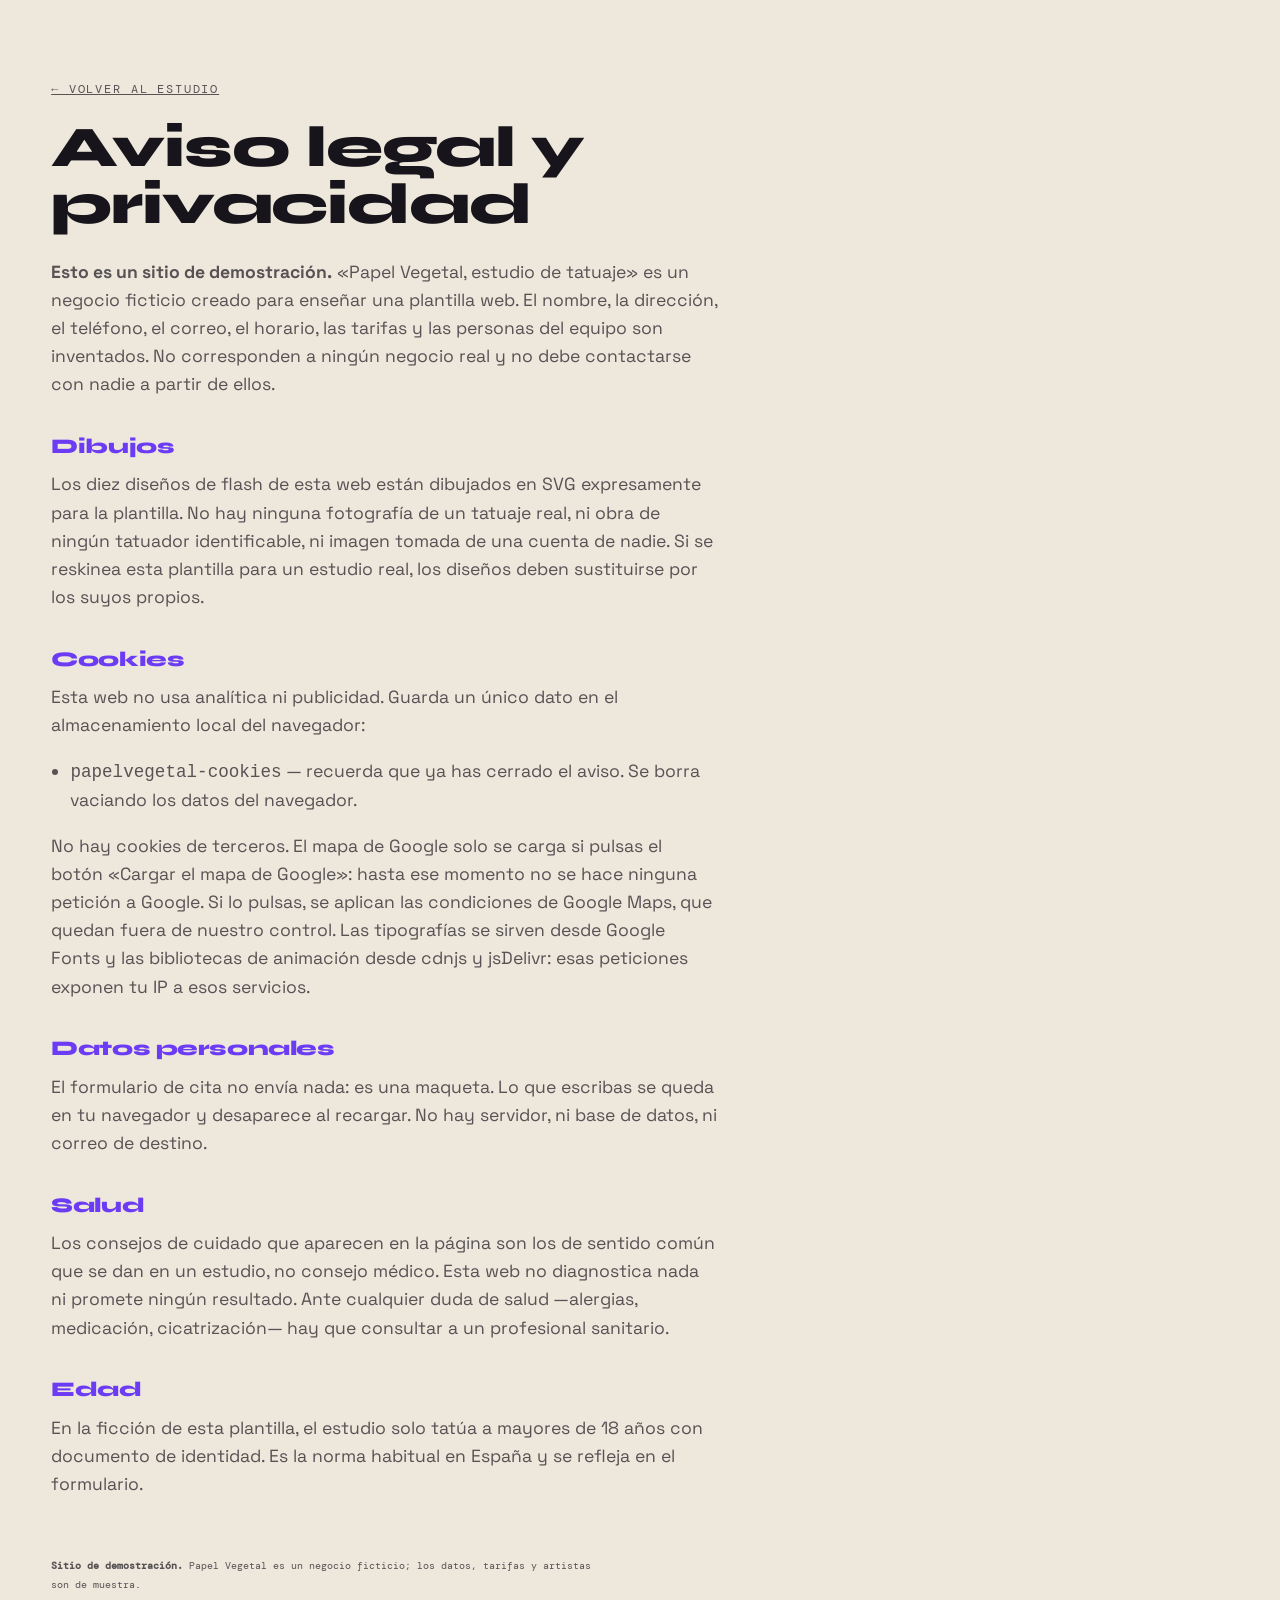
<file: legal.html>
<!doctype html>
<!-- SITIO DE DEMOSTRACIÓN. Papel Vegetal es un negocio ficticio. -->
<html lang="es">
<head>
<meta charset="utf-8">
<meta name="viewport" content="width=device-width, initial-scale=1">
<meta name="robots" content="noindex, nofollow">
<title>Aviso legal y privacidad · Papel Vegetal (demostración)</title>
<link rel="icon" href="favicon.svg" type="image/svg+xml">
<link rel="preconnect" href="https://fonts.googleapis.com">
<link rel="preconnect" href="https://fonts.gstatic.com" crossorigin>
<link rel="stylesheet" href="https://fonts.googleapis.com/css2?family=Syne:wght@600;700;800&family=Space+Grotesk:wght@400;500;700&family=DM+Mono:wght@400;500&display=swap">
<link rel="stylesheet" href="css/estilo.css">
<style>
  .legal { max-width: 70ch; padding: clamp(3rem, 9vh, 6rem) var(--marco); }
  .legal h1 { font-size: clamp(2rem, 1.4rem + 3.2vw, 3.6rem); margin-bottom: 1.5rem; }
  .legal h2 { font-size: 1.3rem; margin: 2.4rem 0 0.8rem; color: var(--violeta); }
  .legal p, .legal li { color: var(--tinta-70); }
  .legal ul { padding-left: 1.2rem; }
</style>
</head>
<body>
<main class="legal">
  <p class="indice"><a href="index.html">← Volver al estudio</a></p>
  <h1>Aviso legal y privacidad</h1>

  <p><strong>Esto es un sitio de demostración.</strong> «Papel Vegetal, estudio de tatuaje»
  es un negocio ficticio creado para enseñar una plantilla web. El nombre, la dirección,
  el teléfono, el correo, el horario, las tarifas y las personas del equipo son
  inventados. No corresponden a ningún negocio real y no debe contactarse con nadie a
  partir de ellos.</p>

  <h2>Dibujos</h2>
  <p>Los diez diseños de flash de esta web están dibujados en SVG expresamente para la
  plantilla. No hay ninguna fotografía de un tatuaje real, ni obra de ningún tatuador
  identificable, ni imagen tomada de una cuenta de nadie. Si se reskinea esta plantilla
  para un estudio real, los diseños deben sustituirse por los suyos propios.</p>

  <h2 id="cookies">Cookies</h2>
  <p>Esta web no usa analítica ni publicidad. Guarda un único dato en el almacenamiento
  local del navegador:</p>
  <ul>
    <li><code>papelvegetal-cookies</code> — recuerda que ya has cerrado el aviso. Se borra
    vaciando los datos del navegador.</li>
  </ul>
  <p>No hay cookies de terceros. El mapa de Google solo se carga si pulsas el botón
  «Cargar el mapa de Google»: hasta ese momento no se hace ninguna petición a Google. Si
  lo pulsas, se aplican las condiciones de Google Maps, que quedan fuera de nuestro
  control. Las tipografías se sirven desde Google Fonts y las bibliotecas de animación
  desde cdnjs y jsDelivr: esas peticiones exponen tu IP a esos servicios.</p>

  <h2>Datos personales</h2>
  <p>El formulario de cita no envía nada: es una maqueta. Lo que escribas se queda en tu
  navegador y desaparece al recargar. No hay servidor, ni base de datos, ni correo de
  destino.</p>

  <h2>Salud</h2>
  <p>Los consejos de cuidado que aparecen en la página son los de sentido común que se dan
  en un estudio, no consejo médico. Esta web no diagnostica nada ni promete ningún
  resultado. Ante cualquier duda de salud —alergias, medicación, cicatrización— hay que
  consultar a un profesional sanitario.</p>

  <h2>Edad</h2>
  <p>En la ficción de esta plantilla, el estudio solo tatúa a mayores de 18 años con
  documento de identidad. Es la norma habitual en España y se refleja en el formulario.</p>

  <p class="pie__sello" style="border:0;padding-top:2.5rem">
    <strong>Sitio de demostración.</strong> Papel Vegetal es un negocio ficticio; los
    datos, tarifas y artistas son de muestra.
  </p>
</main>
</body>
</html>
</file>
<file: css/estilo.css>
/* ==========================================================================
   Papel Vegetal — estudio de tatuaje (SITIO DE DEMOSTRACIÓN, negocio ficticio)
   Concepto: «Calco». Todo aparece primero como línea de plantilla y después se
   entinta. De ahí el violeta de calco, el desencaje de la impresión mal
   registrada y el trazo que se dibuja solo.
   ========================================================================== */

:root {
  --hueso: #EDE7DC;
  --papel: #F7F3EA;
  --tinta: #17141B;
  --tinta-70: rgba(23, 20, 27, 0.7);
  --tinta-45: rgba(23, 20, 27, 0.66); /* era 0.45: 2,84 de contraste sobre el hueso */
  --tinta-14: rgba(23, 20, 27, 0.14);
  --violeta: #6C3BF4;
  --rosa: #FF3D6E;

  --display: "Syne", "Trebuchet MS", sans-serif;
  --texto: "Space Grotesk", system-ui, sans-serif;
  --mono: "DM Mono", ui-monospace, "Courier New", monospace;

  --marco: clamp(1rem, 4vw, 4rem);
}

*, *::before, *::after { box-sizing: border-box; }
html { -webkit-text-size-adjust: 100%; }

body {
  margin: 0;
  background: var(--hueso);
  color: var(--tinta);
  font-family: var(--texto);
  font-size: clamp(1rem, 0.96rem + 0.2vw, 1.1rem);
  line-height: 1.6;
  overflow-x: hidden;
}

img, svg { max-width: 100%; }
img { height: auto; display: block; }

h1, h2, h3 {
  font-family: var(--display);
  font-weight: 800;
  line-height: 1;
  letter-spacing: -0.02em;
  margin: 0;
}
p { margin: 0 0 1em; }
a { color: inherit; }

::selection { background: var(--violeta); color: var(--papel); }
:focus-visible { outline: 3px solid var(--rosa); outline-offset: 3px; }

.visualmente-oculta {
  position: absolute !important;
  width: 1px; height: 1px; margin: -1px; padding: 0; border: 0;
  clip-path: inset(50%); overflow: hidden; white-space: nowrap;
}

.salto {
  position: fixed; top: 0.75rem; left: 0.75rem; z-index: 300;
  transform: translateY(-200%);
  background: var(--violeta); color: var(--papel);
  padding: 0.7rem 1.1rem; border-radius: 4px;
  font-family: var(--mono); font-size: 0.75rem; text-decoration: none;
}
.salto:focus { transform: none; }

/* La cabecera es fija: las secciones se apartan para no quedar debajo. */
section[id] { scroll-margin-top: clamp(4.5rem, 10vh, 6rem); }

.kicker, .indice {
  font-family: var(--mono); font-size: 0.72rem;
  letter-spacing: 0.16em; text-transform: uppercase;
  color: var(--violeta); margin: 0 0 1.2rem;
}
.parrafo { color: var(--tinta-70); max-width: 54ch; }

/* ── Botones ───────────────────────────────────────────────────────────── */
.boton {
  display: inline-flex; align-items: center; gap: 0.5rem;
  font-family: var(--mono); font-size: 0.76rem; font-weight: 500;
  letter-spacing: 0.08em; text-transform: uppercase; text-decoration: none;
  padding: 0.9rem 1.4rem;
  border: 2px solid var(--tinta); border-radius: 2px;
  background: transparent; color: var(--tinta); cursor: pointer;
  transition: background 0.2s ease, color 0.2s ease, box-shadow 0.2s ease;
}
.boton--violeta { background: var(--violeta); border-color: var(--violeta); color: var(--papel); }
.boton--violeta:hover { box-shadow: 5px 5px 0 var(--tinta); }
.boton--tinta { background: var(--tinta); color: var(--papel); }
.boton--tinta:hover { box-shadow: 5px 5px 0 var(--violeta); }
.boton--linea:hover { box-shadow: 5px 5px 0 var(--violeta); }

/* ── Cortina de entrada ────────────────────────────────────────────────── */
.cortina {
  position: fixed; inset: 0; z-index: 400;
  background: var(--tinta);
  display: grid; place-content: center; gap: 1.5rem;
  transform-origin: top center;
}
.cortina[hidden] { display: none; }
.cortina__marca { width: min(62vw, 30rem); height: auto; }
.cortina__pie {
  font-family: var(--mono); font-size: 0.7rem; letter-spacing: 0.3em;
  text-transform: uppercase; color: var(--violeta);
  text-align: center; margin: 0;
}

/* ── Cabecera ──────────────────────────────────────────────────────────── */
.cabecera {
  position: fixed; inset: 0 0 auto 0; z-index: 90;
  display: flex; align-items: center; justify-content: space-between; gap: 1rem;
  padding: 0.9rem var(--marco);
  background: color-mix(in srgb, var(--hueso) 90%, transparent);
  backdrop-filter: blur(6px);
  border-bottom: 2px solid transparent;
  transition: border-color 0.3s ease;
}
.cabecera.esta-pegada { border-bottom-color: var(--tinta); }
.marca { display: grid; text-decoration: none; line-height: 1; }
.marca__nombre { font-family: var(--display); font-weight: 800; font-size: 1.3rem; letter-spacing: -0.03em; }
.marca__cola {
  font-family: var(--mono); font-size: 0.6rem; letter-spacing: 0.2em;
  text-transform: uppercase; color: var(--tinta-45); margin-top: 0.25rem;
}

.nav { display: flex; align-items: center; gap: clamp(0.8rem, 1.8vw, 2rem); }
.nav ul { display: flex; gap: clamp(0.7rem, 1.6vw, 1.5rem); list-style: none; margin: 0; padding: 0; }
.nav a {
  font-family: var(--mono); font-size: 0.72rem; letter-spacing: 0.08em;
  text-transform: uppercase; text-decoration: none;
  border-bottom: 2px solid transparent; padding-bottom: 2px;
}
.nav a:hover { border-bottom-color: var(--violeta); }
.nav__cta { padding: 0.6rem 1rem; }

.hamburguesa {
  display: none; align-items: center; gap: 0.5rem;
  background: none; border: 2px solid var(--tinta); border-radius: 2px;
  padding: 0.5rem 0.9rem; cursor: pointer; color: inherit;
  font-family: var(--mono); font-size: 0.7rem; text-transform: uppercase;
}
.hamburguesa__lineas { display: grid; gap: 4px; width: 18px; }
.hamburguesa__lineas i { display: block; height: 2px; background: currentColor; transition: transform 0.3s ease; }
.hamburguesa[aria-expanded="true"] .hamburguesa__lineas i:first-child { transform: translateY(3px) rotate(45deg); }
.hamburguesa[aria-expanded="true"] .hamburguesa__lineas i:last-child { transform: translateY(-3px) rotate(-45deg); }

/* ── El dibujo: trazo y tinta ──────────────────────────────────────────── */
.dibujo { width: 100%; height: auto; display: block; }
.dibujo .tinta { opacity: 0; transition: opacity 0.45s ease; }
/* El desencaje de una impresión mal registrada: copia violeta desplazada. */
.dibujo { filter: drop-shadow(5px 6px 0 rgba(108, 59, 244, 0.5)); }

/* ── Hero ──────────────────────────────────────────────────────────────── */
.hero {
  min-height: 100svh;
  padding: clamp(7rem, 15vh, 11rem) var(--marco) clamp(3rem, 8vh, 5rem);
  display: grid;
  grid-template-columns: minmax(0, 1.25fr) minmax(0, 0.75fr);
  gap: clamp(2rem, 5vw, 5rem);
  align-items: center;
  border-bottom: 2px solid var(--tinta);
}
.hero__titulo {
  font-size: clamp(2.3rem, 1.2rem + 3.4vw, 4.1rem);
  margin-bottom: 1.6rem;
  max-width: 17ch;
}
.hero__entrada { color: var(--tinta-70); max-width: 46ch; font-size: 1.05em; }
.hero__acciones { display: flex; flex-wrap: wrap; gap: 0.8rem; margin: 2rem 0; }
.hero__datos {
  list-style: none; margin: 0; padding: 1.6rem 0 0; border-top: 2px solid var(--tinta);
  display: flex; flex-wrap: wrap; gap: clamp(1.2rem, 4vw, 3.5rem);
}
.hero__datos li { display: grid; }
.hero__datos b {
  font-family: var(--display); font-weight: 800; font-size: 2.4rem;
  line-height: 1; color: var(--violeta); font-variant-numeric: tabular-nums;
}
.hero__datos span {
  font-family: var(--mono); font-size: 0.64rem; letter-spacing: 0.1em;
  text-transform: uppercase; color: var(--tinta-45); margin-top: 0.4rem; max-width: 16ch;
}
.hero__flash { margin: 0; justify-self: center; width: min(100%, 20rem); }
.hero__flash figcaption {
  font-family: var(--mono); font-size: 0.66rem; letter-spacing: 0.1em;
  text-transform: uppercase; color: var(--tinta-45); margin-top: 1.2rem; text-align: center;
}

/* ── Banda diagonal ────────────────────────────────────────────────────── */
.banda {
  background: var(--violeta); color: var(--papel);
  overflow: hidden;
  transform: rotate(-2.2deg) scaleX(1.06);
  margin: 3.5rem 0;
  border-block: 2px solid var(--tinta);
  padding: 0.5rem 0;
}
.banda__pista {
  display: flex; align-items: center; gap: 1.4rem;
  width: max-content; white-space: nowrap;
  font-family: var(--display); font-weight: 700;
  font-size: clamp(1.3rem, 0.9rem + 2vw, 2.8rem);
  text-transform: lowercase;
  will-change: transform;
}
.banda__pista i { font-style: normal; color: var(--rosa); }

/* ── Flash ─────────────────────────────────────────────────────────────── */
.flash { padding: clamp(3rem, 7vh, 6rem) var(--marco); }
.flash__cabeza h2 { font-size: clamp(2rem, 1.2rem + 3.4vw, 4.2rem); max-width: 18ch; margin-bottom: 1.2rem; }
.flash__rejilla {
  list-style: none; margin: clamp(2.5rem, 6vh, 4.5rem) 0 2rem; padding: 0;
  display: grid; grid-template-columns: repeat(3, 1fr);
  gap: clamp(1rem, 2.5vw, 2.4rem);
}
.pieza {
  background: var(--papel);
  border: 2px solid var(--tinta);
  padding: clamp(1rem, 2vw, 1.8rem);
  display: grid; gap: 1rem;
  transition: background 0.35s ease, box-shadow 0.35s ease;
  will-change: transform;
}
.pieza:hover, .pieza:focus-within { background: var(--hueso); box-shadow: 8px 8px 0 var(--violeta); }
.pieza:hover .tinta, .pieza:focus-within .tinta { opacity: 1; }
.pieza .dibujo { max-height: 15rem; }
.pieza__pie { display: grid; gap: 0.15rem; border-top: 2px solid var(--tinta); padding-top: 0.8rem; }
.pieza__pie h3 { font-size: 1.2rem; }
.pieza__pie p {
  margin: 0; font-family: var(--mono); font-size: 0.66rem;
  letter-spacing: 0.08em; text-transform: uppercase; color: var(--tinta-45);
}
.pieza__precio { color: var(--violeta) !important; font-size: 0.9rem !important; letter-spacing: 0.04em !important; }
.flash__nota {
  font-family: var(--mono); font-size: 0.7rem; line-height: 1.8;
  color: var(--tinta-45); max-width: 70ch; margin: 0;
}

/* ── Proceso ───────────────────────────────────────────────────────────── */
.proceso {
  padding: clamp(3rem, 7vh, 6rem) var(--marco);
  background: var(--tinta); color: var(--papel);
}
.proceso__cabeza h2 { font-size: clamp(2rem, 1.2rem + 3.4vw, 4.2rem); max-width: 16ch; }
.proceso .indice { color: var(--rosa); }
.pasos {
  list-style: none; margin: clamp(2.5rem, 6vh, 4rem) 0 0; padding: 0;
  display: grid; grid-template-columns: repeat(4, 1fr);
  gap: 0;
}
.paso {
  border-left: 2px solid rgba(247, 243, 234, 0.3);
  padding: 1.6rem clamp(0.9rem, 1.6vw, 1.6rem) 0;
  position: relative;
}
.paso::before {
  content: ""; position: absolute; top: -2px; left: -2px; height: 2px;
  width: 100%; background: var(--rosa);
  transform: scaleX(0); transform-origin: left center;
  transition: transform 0.8s cubic-bezier(0.4, 0, 0.1, 1);
}
.paso.esta-visto::before { transform: scaleX(1); }
.paso:first-child { border-left: 0; padding-left: 0; }
.paso__num { font-family: var(--mono); font-size: 0.72rem; color: var(--rosa); margin-bottom: 1.2rem; }
.paso h3 { font-size: clamp(1.3rem, 1rem + 1.2vw, 2rem); margin-bottom: 0.8rem; }
.paso p { color: rgba(247, 243, 234, 0.72); font-size: 0.94em; }
.paso__dato {
  display: inline-block; margin: 0.4rem 0 0;
  font-family: var(--mono); font-size: 0.66rem; letter-spacing: 0.1em;
  text-transform: uppercase; color: var(--papel);
  border: 2px solid var(--violeta); padding: 0.3rem 0.7rem;
}

/* ── Gente ─────────────────────────────────────────────────────────────── */
.gente { padding: clamp(3rem, 7vh, 6rem) var(--marco); }
.gente__cabeza h2 { font-size: clamp(2rem, 1.2rem + 3.4vw, 4.2rem); margin-bottom: 1.2rem; }
.gente__lista {
  list-style: none; margin: clamp(2.5rem, 6vh, 4rem) 0 1.5rem; padding: 0;
  display: grid; gap: clamp(1.5rem, 3vw, 3rem);
  grid-template-columns: repeat(auto-fit, minmax(min(100%, 18rem), 1fr));
}
.ficha {
  display: grid; gap: 1.2rem;
  border-top: 2px solid var(--tinta); padding-top: 1.4rem;
}
.ficha .dibujo { width: 7rem; }
.ficha h3 { font-size: 1.5rem; margin-bottom: 0.3rem; }
.ficha__estilo {
  font-family: var(--mono); font-size: 0.66rem; letter-spacing: 0.1em;
  text-transform: uppercase; color: var(--violeta); margin-bottom: 0.8rem;
}
.ficha p:not(.ficha__estilo):not(.ficha__espera) { color: var(--tinta-70); font-size: 0.95em; }
.ficha__espera {
  font-family: var(--mono); font-size: 0.68rem; color: var(--tinta);
  border-top: 1px solid var(--tinta-14); padding-top: 0.6rem; margin: 0;
}
.gente__nota { font-family: var(--mono); font-size: 0.68rem; color: var(--tinta-45); margin: 0; }

/* ── Tarifas ───────────────────────────────────────────────────────────── */
.tarifas { padding: clamp(3rem, 7vh, 6rem) var(--marco); background: var(--papel); border-block: 2px solid var(--tinta); }
.tarifas__cabeza h2 { font-size: clamp(2rem, 1.2rem + 3.4vw, 4.2rem); max-width: 14ch; }
.tarifas__cuerpo {
  display: grid; gap: clamp(2rem, 4vw, 4rem);
  grid-template-columns: minmax(0, 1.4fr) minmax(0, 1fr);
  margin-top: clamp(2.5rem, 6vh, 4rem);
  align-items: start;
}
.tabla { width: 100%; border-collapse: collapse; }
.tabla tr { border-top: 2px solid var(--tinta); }
.tabla tr:last-child { border-bottom: 2px solid var(--tinta); }
.tabla th, .tabla td { text-align: left; padding: 1rem 0.6rem 1rem 0; vertical-align: baseline; }
.tabla th { font-family: var(--texto); font-weight: 700; font-size: 1.05rem; }
.tabla td:first-of-type {
  font-family: var(--display); font-weight: 800; font-size: 1.8rem;
  color: var(--violeta); width: 8rem; letter-spacing: -0.02em;
  white-space: nowrap; /* o el símbolo del euro se cae a la línea siguiente */
}
.tabla td:last-child { color: var(--tinta-70); font-size: 0.92em; }

.condiciones { border: 2px solid var(--tinta); padding: clamp(1.2rem, 2.4vw, 1.8rem); background: var(--hueso); }
.condiciones h3 { font-size: 1.3rem; margin-bottom: 1rem; }
.condiciones ul { margin: 0 0 1rem; padding-left: 1.1rem; display: grid; gap: 0.6rem; }
.condiciones li { color: var(--tinta-70); font-size: 0.94em; }
.condiciones__aviso { font-family: var(--mono); font-size: 0.64rem; color: var(--tinta-45); margin: 0; }

/* ── Cuidados ──────────────────────────────────────────────────────────── */
.cuidados { padding: clamp(3rem, 7vh, 6rem) var(--marco); }
.cuidados__cabeza h2 { font-size: clamp(1.9rem, 1.2rem + 3.2vw, 3.8rem); max-width: 18ch; }
.cuidados__rejilla {
  display: grid; gap: clamp(1.5rem, 4vw, 4rem);
  grid-template-columns: repeat(auto-fit, minmax(min(100%, 20rem), 1fr));
  margin-top: clamp(2rem, 5vh, 3.5rem);
}
.lista h3 { font-size: 1.4rem; margin-bottom: 1rem; color: var(--violeta); }
.lista ol { margin: 0; padding-left: 1.3rem; display: grid; gap: 0.8rem; }
.lista li { color: var(--tinta-70); }
.lista li::marker { font-family: var(--mono); font-size: 0.8rem; color: var(--tinta); }

/* ── Preguntas ─────────────────────────────────────────────────────────── */
.preguntas { padding: clamp(3rem, 7vh, 6rem) var(--marco); background: var(--papel); border-block: 2px solid var(--tinta); }
.preguntas h2 { font-size: clamp(1.9rem, 1.2rem + 3.2vw, 3.8rem); margin-bottom: clamp(2rem, 5vh, 3rem); max-width: 18ch; }
.acordeon { max-width: 72ch; }
.acordeon details { border-top: 2px solid var(--tinta); }
.acordeon details:last-of-type { border-bottom: 2px solid var(--tinta); }
.acordeon summary {
  cursor: pointer; list-style: none;
  padding: 1.1rem 2.5rem 1.1rem 0; position: relative;
  font-family: var(--display); font-weight: 700; font-size: clamp(1.05rem, 0.95rem + 0.5vw, 1.4rem);
}
.acordeon summary::-webkit-details-marker { display: none; }
.acordeon summary::after {
  content: "+"; position: absolute; right: 0.4rem; top: 50%; transform: translateY(-50%);
  font-family: var(--mono); font-size: 1.4rem; color: var(--violeta);
}
.acordeon details[open] summary::after { content: "–"; }
.acordeon details p { color: var(--tinta-70); margin: 0 0 1.2rem; max-width: 62ch; }

/* ── Cita ──────────────────────────────────────────────────────────────── */
.cita { padding: clamp(3rem, 7vh, 6rem) var(--marco); }
.cita__cabeza h2 { font-size: clamp(2rem, 1.2rem + 3.4vw, 4.2rem); }
.cita__rejilla {
  display: grid; gap: clamp(2rem, 4vw, 4rem);
  grid-template-columns: repeat(auto-fit, minmax(min(100%, 20rem), 1fr));
  margin-top: clamp(2.5rem, 6vh, 4rem);
  align-items: start;
}
.formulario { border: 2px solid var(--tinta); padding: clamp(1.3rem, 3vw, 2.2rem); background: var(--papel); }
.campo { display: grid; gap: 0.35rem; margin-bottom: 1rem; }
.campo label {
  font-family: var(--mono); font-size: 0.64rem; letter-spacing: 0.1em;
  text-transform: uppercase; color: var(--tinta-45);
}
.campo input, .campo textarea, .campo select {
  font: inherit; font-size: 0.95em;
  padding: 0.7rem 0.8rem;
  border: 2px solid var(--tinta); border-radius: 2px;
  background: var(--hueso); color: inherit; width: 100%; resize: vertical;
}
.campo--linea { grid-template-columns: auto 1fr; align-items: center; gap: 0.6rem; }
.campo--linea input { width: 1.2rem; height: 1.2rem; }
.campo--linea label { text-transform: none; font-size: 0.8rem; letter-spacing: 0.02em; color: var(--tinta); }
.formulario__estado { font-family: var(--mono); font-size: 0.72rem; color: var(--violeta); margin: 1rem 0 0; min-height: 1.2em; }
.formulario__demo { font-family: var(--mono); font-size: 0.62rem; color: var(--tinta-45); margin: 0.6rem 0 0; }

.donde h3 { font-size: 1.4rem; margin-bottom: 1rem; }
.donde__estado {
  display: inline-flex; font-family: var(--mono); font-size: 0.68rem;
  letter-spacing: 0.1em; text-transform: uppercase;
  border: 2px solid var(--tinta); padding: 0.35rem 0.8rem; margin-bottom: 1.2rem;
}
.donde__estado.esta-abierto { background: var(--rosa); color: var(--papel); border-color: var(--rosa); }
.donde address { font-style: normal; line-height: 1.9; margin-bottom: 1.4rem; }
.horario { margin: 0 0 1.2rem; display: grid; gap: 0.5rem; }
.horario > div { display: grid; grid-template-columns: minmax(0, 1fr) auto; gap: 1rem; border-top: 1px solid var(--tinta-14); padding-top: 0.5rem; }
.horario dt { font-weight: 500; }
.horario dd { margin: 0; font-family: var(--mono); font-size: 0.8rem; text-align: right; }
.donde__nota { color: var(--tinta-70); font-size: 0.92em; }
.mapa__aviso { font-family: var(--mono); font-size: 0.64rem; line-height: 1.7; color: var(--tinta-45); margin: 0.8rem 0 0; }
.mapa iframe { width: 100%; height: 320px; border: 2px solid var(--tinta); display: block; }

/* ── Pie ───────────────────────────────────────────────────────────────── */
.pie {
  border-top: 2px solid var(--tinta);
  padding: clamp(2.5rem, 6vh, 4rem) var(--marco) 2.5rem;
  display: grid; gap: 2rem;
  grid-template-columns: repeat(auto-fit, minmax(min(100%, 17rem), 1fr));
  align-items: start;
}
.pie__marca p { font-family: var(--mono); font-size: 0.7rem; color: var(--tinta-45); margin: 0.5rem 0 0; }
.pie__nav ul { list-style: none; margin: 0; padding: 0; display: grid; gap: 0.5rem; }
.pie__nav a { font-family: var(--mono); font-size: 0.7rem; letter-spacing: 0.08em; text-transform: uppercase; }
.pie__sello {
  grid-column: 1 / -1; margin: 0;
  border-top: 1px solid var(--tinta-14); padding-top: 1.4rem;
  font-family: var(--mono); font-size: 0.64rem; line-height: 1.9; color: var(--tinta-70);
  max-width: 90ch;
}

/* ── Aviso de cookies ──────────────────────────────────────────────────── */
.cookie-banner {
  position: fixed; z-index: 200;
  left: var(--marco); right: var(--marco); bottom: clamp(0.8rem, 2vh, 1.4rem);
  background: var(--tinta); color: var(--papel);
  padding: 1.1rem 1.3rem; gap: 1.2rem;
  align-items: center; justify-content: space-between; flex-wrap: wrap;
  border: 2px solid var(--violeta);
}
/* OJO: el display va aquí, nunca en .cookie-banner a secas, o gana a [hidden] */
.cookie-banner:not([hidden]) { display: flex; }
.cookie-banner p { margin: 0; max-width: 72ch; font-size: 0.85rem; line-height: 1.6; }
.cookie-banner__acciones { display: flex; gap: 0.6rem; flex-wrap: wrap; }
.cookie-banner .boton--tinta { background: var(--papel); color: var(--tinta); border-color: var(--papel); }
.cookie-banner .boton--linea { border-color: rgba(247, 243, 234, 0.5); color: var(--papel); }

/* ── Cursor ────────────────────────────────────────────────────────────── */
.cursor { display: none; }
@media (hover: hover) and (pointer: fine) {
  .cursor {
    display: block; position: fixed; top: 0; left: 0; z-index: 250;
    pointer-events: none; transform: translate3d(-100px, -100px, 0);
  }
  .cursor__cruz {
    display: block; width: 26px; height: 26px; margin: -13px 0 0 -13px;
    border: 2px solid var(--violeta); border-radius: 50%;
    transition: width 0.25s ease, height 0.25s ease, margin 0.25s ease, background 0.25s ease;
  }
  .cursor__cruz::before, .cursor__cruz::after {
    content: ""; position: absolute; background: var(--violeta);
  }
  .cursor__cruz::before { left: -9px; top: -1px; width: 8px; height: 2px; }
  .cursor__cruz::after { top: -9px; left: -1px; width: 2px; height: 8px; }
  .cursor.es-grande .cursor__cruz {
    width: 92px; height: 92px; margin: -46px 0 0 -46px;
    background: var(--violeta);
  }
  .cursor__texto {
    position: absolute; top: 50%; left: 50%; transform: translate(-50%, -50%);
    font-family: var(--mono); font-size: 0.58rem; letter-spacing: 0.1em;
    text-transform: uppercase; color: var(--papel); opacity: 0; white-space: nowrap;
  }
  .cursor.es-grande .cursor__texto { opacity: 1; }
}

/* ── Estados de entrada (solo con GSAP) ────────────────────────────────── */
.has-motion .hero__entrada,
.has-motion .hero__acciones,
.has-motion .hero__datos,
.has-motion .kicker,
.has-motion .indice,
.has-motion .parrafo,
.has-motion .pieza,
.has-motion .ficha,
.has-motion .tabla tr,
.has-motion .condiciones,
.has-motion .lista,
.has-motion .acordeon details { opacity: 0; }
.has-motion .palabra { opacity: 0; }
/* El trazo se dibuja: la línea entra como si la estuvieran calcando. */
.has-motion .dibujo .trazo > * { stroke-dasharray: 1; stroke-dashoffset: 1; }
.has-motion .cortina__marca path { stroke-dasharray: 1; stroke-dashoffset: 1; }

.palabra { display: inline-block; white-space: nowrap; }

/* ── Responsive ────────────────────────────────────────────────────────── */
@media (max-width: 1000px) {
  .hamburguesa { display: inline-flex; }
  .nav {
    position: fixed; inset: 0 0 auto 0;
    flex-direction: column; align-items: stretch; gap: 1.2rem;
    padding: 5.5rem var(--marco) 2.5rem;
    background: var(--hueso); border-bottom: 2px solid var(--tinta);
    transform: translateY(-101%);
    transition: transform 0.4s cubic-bezier(0.6, 0, 0.2, 1);
    z-index: -1;
  }
  .nav.esta-abierto { transform: translateY(0); }
  .nav ul { flex-direction: column; gap: 0.9rem; }
  .nav a { font-size: 1rem; }
  .nav__cta { justify-content: center; }

  .hero { grid-template-columns: 1fr; align-content: center; }
  .hero__flash { width: min(100%, 15rem); justify-self: start; }
  .hero__flash figcaption { text-align: left; }

  .flash__rejilla { grid-template-columns: repeat(2, 1fr); }
  .pasos { grid-template-columns: repeat(2, 1fr); gap: 0 0; }
  .paso:nth-child(3) { border-left: 0; padding-left: 0; }
  .paso:nth-child(n+3) { margin-top: 2rem; border-top: 2px solid rgba(247, 243, 234, 0.3); }
  .tarifas__cuerpo { grid-template-columns: 1fr; }
}

@media (max-width: 620px) {
  .flash__rejilla { grid-template-columns: 1fr; }
  .pasos { grid-template-columns: 1fr; }
  .paso { border-left: 0; padding-left: 0; }
  .paso:nth-child(n+2) { margin-top: 2rem; border-top: 2px solid rgba(247, 243, 234, 0.3); }
  .tabla td:first-of-type { font-size: 1.4rem; width: 4.6rem; }
  .tabla td:last-child { display: none; }
  .banda { transform: rotate(-3deg) scaleX(1.12); }
}

/* ── Movimiento reducido ───────────────────────────────────────────────── */
@media (prefers-reduced-motion: reduce) {
  *, *::before, *::after {
    animation-duration: 0.001ms !important;
    animation-iteration-count: 1 !important;
    transition-duration: 0.001ms !important;
    scroll-behavior: auto !important;
  }
  .cursor { display: none; }
}
</file>
